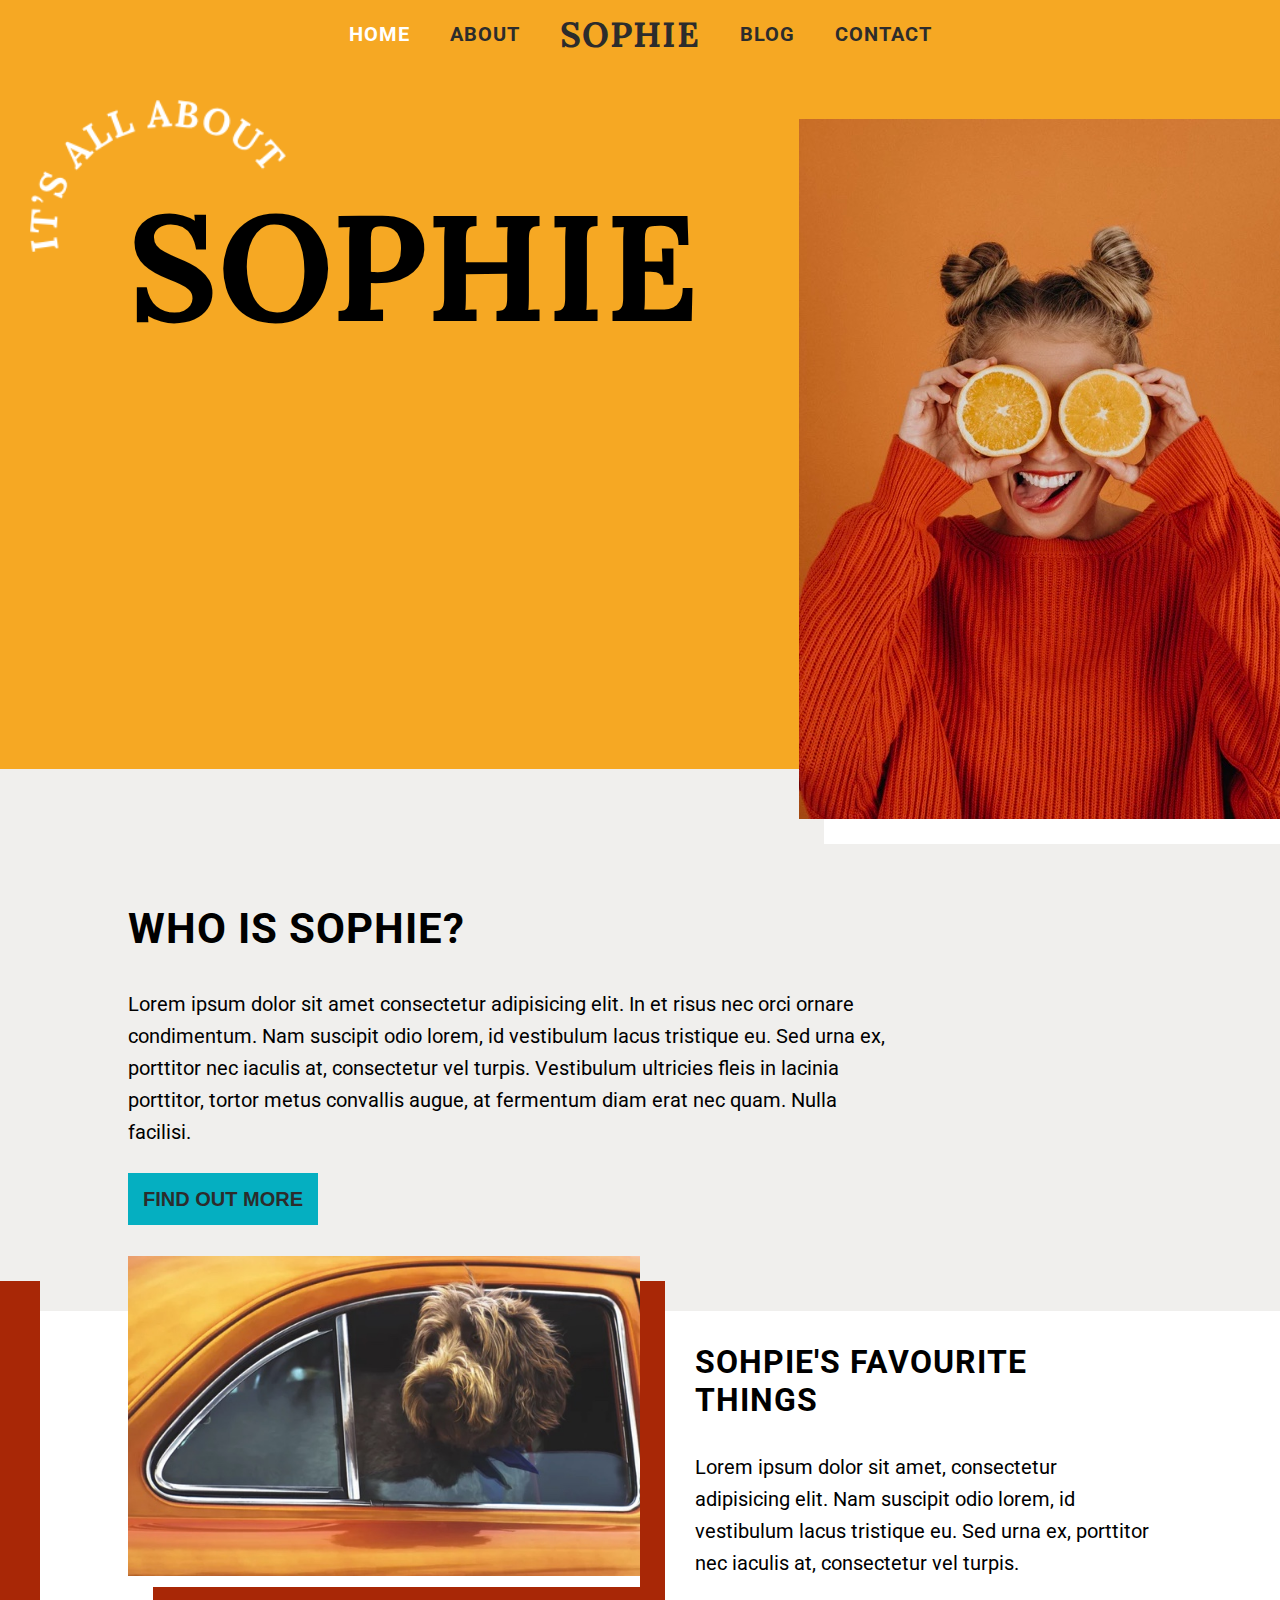
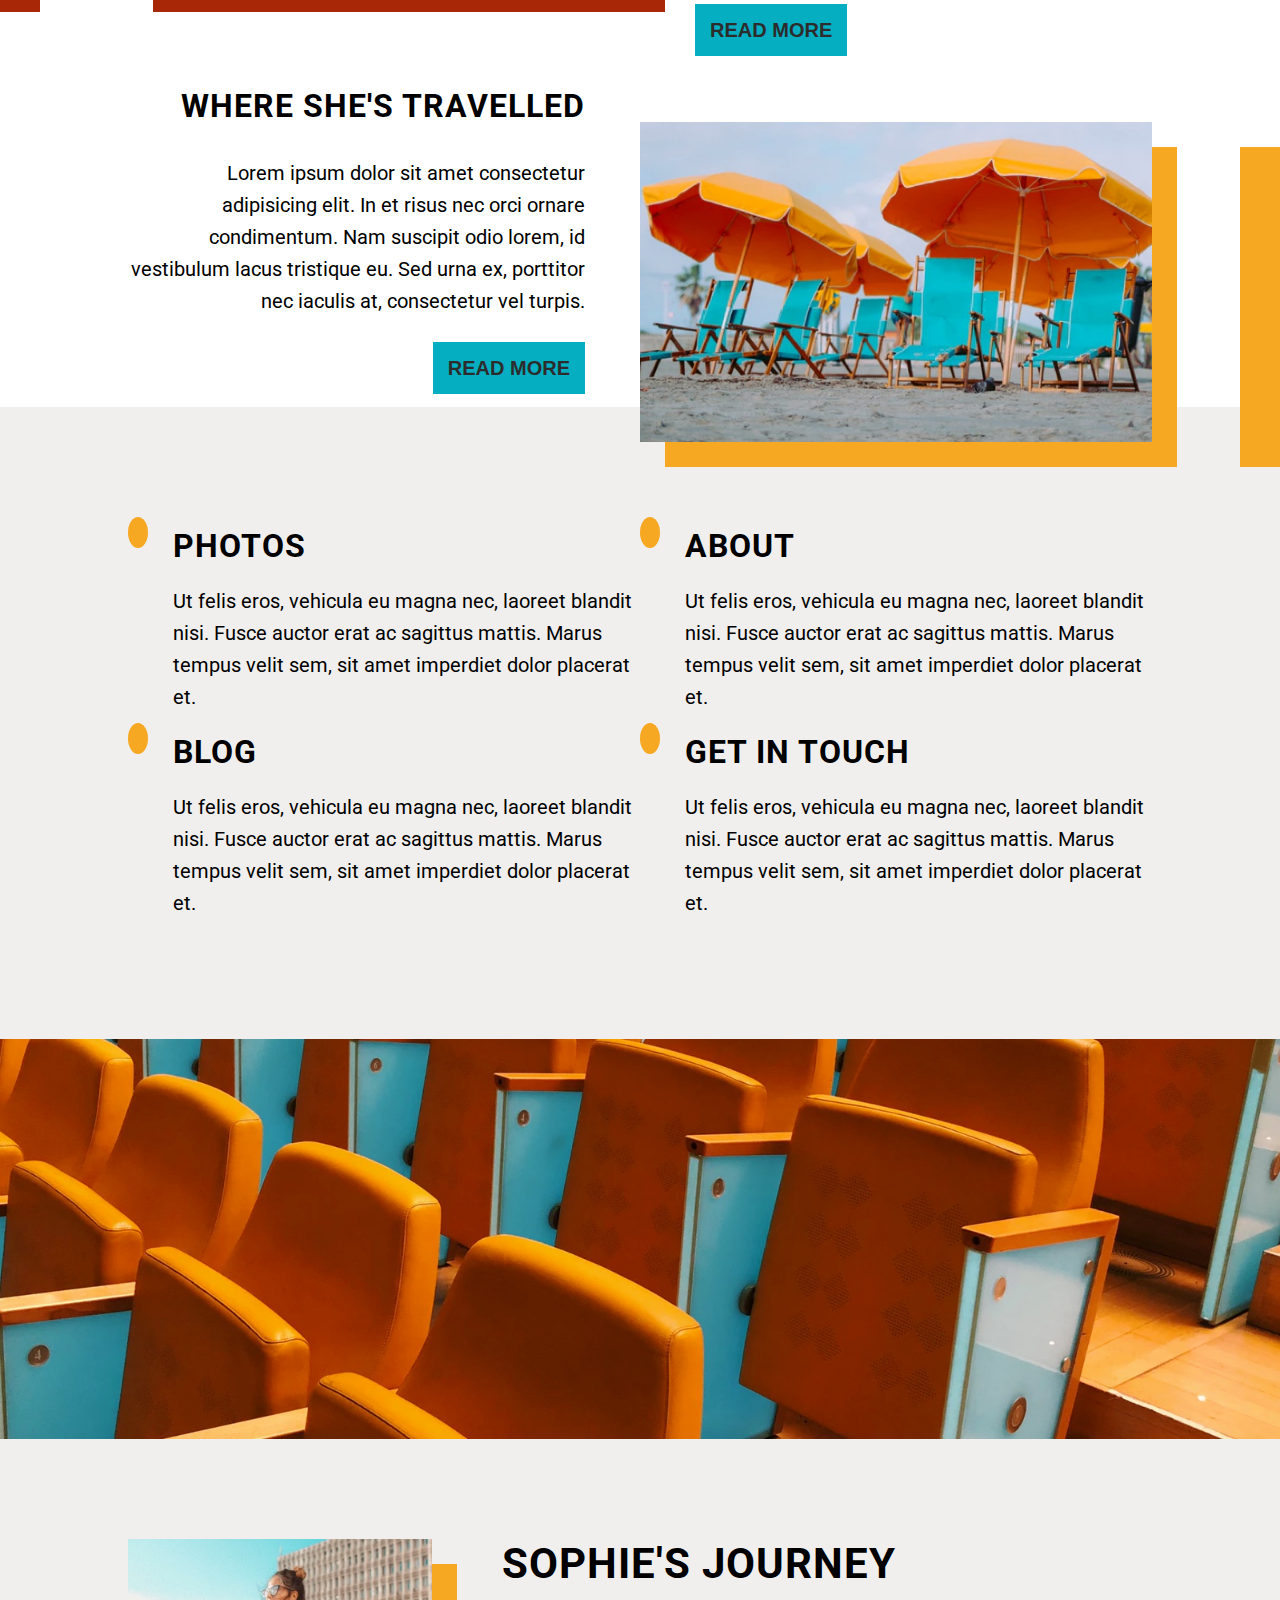
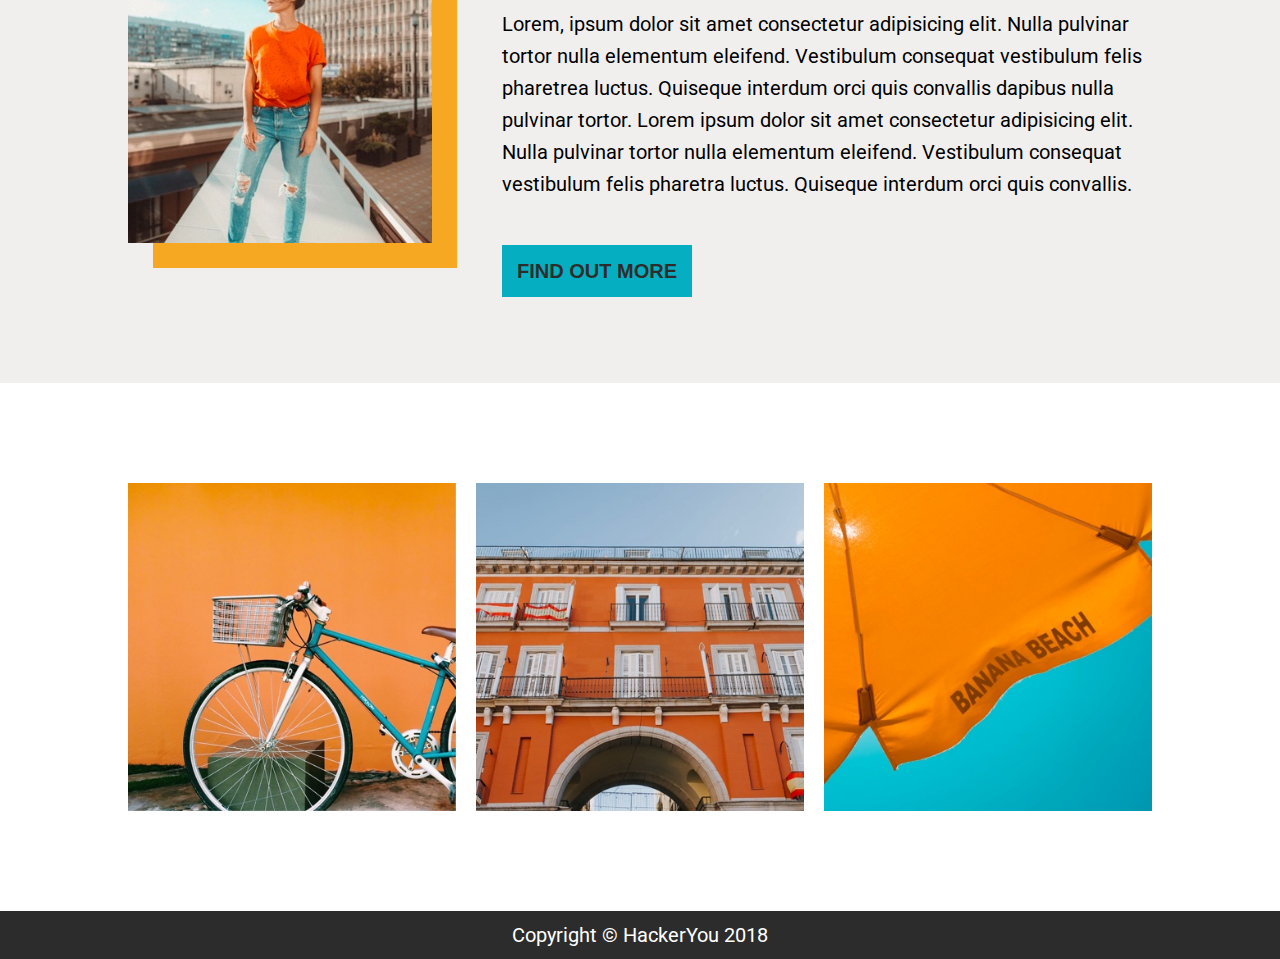
<file: index.html>
<!DOCTYPE html>
<html lang="en">
<head>
    <meta charset="UTF-8">
    <meta name="viewport" content="width=device-width, initial-scale=1.0">
    <meta http-equiv="X-UA-Compatible" content="ie=edge">
    <link rel="stylesheet" href="styles/style.css">
    <link href="https://fonts.googleapis.com/css?family=Lora:400,700|Roboto:400,700" rel="stylesheet">
    <link rel="stylesheet" href="https://use.fontawesome.com/releases/v5.5.0/css/all.css" integrity="sha384-B4dIYHKNBt8Bc12p+WXckhzcICo0wtJAoU8YZTY5qE0Id1GSseTk6S+L3BlXeVIU"
        crossorigin="anonymous">
    <title>Eric Wing's Project 2 - Sophie</title>
</head>
<body>
    <!-- SKIP TO MAIN CONTENT LINK - ACCESSEBILITY IS SUPER IMPORTANT!!! -->
    <a href="#maincontent" class="skip-link">Skip to main content.</a>

   <!-- TOP NAVIGATION MENU SECTION BEGINS -->
    <nav>
        <div class=navFlex>
                <ul class="nav">
                    <li class="nav__item nav__item--active">
                        <a href="#">home</a>
                    </li>
                    <li class="nav__item">
                        <a href="#">about</a>
                    </li>
                    <li class="nav__item nav__item--focus">
                        <a href="#">sophie</a></li>
                    <li class="nav__item">
                        <a href="blog.html">blog</a>
                    </li>
                    <li class="nav__item">
                        <a href="contact.html">contact</a>
                    </li>
                </ul>
                <!-- HIDDEN NAV DROP DOWN FOR MOBILE/TABLETS -->
                <ul class="menu">
                    <li class="nav__item nav__item--active">
                        <a href="#">home</a>
                    </li>
                    <li class="nav__item">
                        <a href="#">about</a>
                    </li>
                    <li class="nav__item">
                        <a href="blog.html">blog</a>
                    </li>
                    <li class="nav__item">
                        <a href="contact.html">contact</a>
                    </li>
                </ul>
                

            </div>
            <button class="hamburger">&#9776;</button>
            <button class="cross">&#735;</button>
        </nav>
        <!-- TOP NAVIGATION MENU SECTION ENDS -->
      
        <!-- HEADER SECTION BEGINS -->
        <header>
            <div class="header-container main-wrapper">
                <img src="assets/circle-text.png" alt="circle" class="header-container__item--circle-text">
                <h1 class="header-container__item--text">sophie</h1>
                <img src="assets/home-image-1.jpg" alt="Sophie holding to oranges in front of her eyes smiling with her tongue out" class="header-container__item--img">
            </div>
        </header>
    <!-- HEADER SECTION ENDS -->

    <!-- MAIN SECTION BEGINS -->
    <main>
        <section class="description">
            <div class="description-container main-wrapper">
                <h2>who is sophie?</h2>
                <p>Lorem ipsum dolor sit amet consectetur adipisicing elit. In et risus nec orci ornare condimentum. Nam suscipit odio lorem, id vestibulum lacus tristique eu. Sed urna ex, porttitor nec iaculis at, consectetur vel turpis. Vestibulum ultricies fleis in lacinia porttitor, tortor metus convallis augue, at fermentum diam erat nec quam. Nulla facilisi.</p>
                <div class="find-out-item">
                    <a href="#" id="maincontent" class="find-out-button">find out more</a>
                </div>
            </div>
        </section>
        <!-- MAIN SECTION ENDS -->

        <!-- GRID SECTION WITH TEXT AND IMAGES BEGIN -->
        <section class="grid-container">
        <div class="main-wrapper">
            <div class="grid-container__row-1">
                <div class="grid-container__row-1--item grid-container__row-1--image-1">
                    <img src="assets/home-image-2.jpg" alt="dog looking out an organge car window">
                </div>
                <div class="grid-container__row-1--item">
                    <h3>sohpie's favourite things</h3>
                    <p>Lorem ipsum dolor sit amet, consectetur adipisicing elit. Nam suscipit odio lorem, id vestibulum lacus tristique eu. Sed urna ex, porttitor nec iaculis at, consectetur vel turpis.</p>
                    <div class="read-more-item">
                        <a href="#" class="read-more">read more</a>
                    </div>
                </div>
            </div>
            <div class="grid-container__row-2">
                <div class="grid-container__row-2--item">
                    <h3 class="grid-container__row-2--title">where she's travelled</h3>
                    <p>Lorem ipsum dolor sit amet consectetur adipisicing elit. In et risus nec orci ornare condimentum. Nam suscipit odio lorem, id vestibulum lacus tristique eu. Sed urna ex, porttitor nec iaculis at, consectetur vel turpis.</p>
                    <div class="read-more-item">
                        <a href="#" class="read-more">read more</a>
                    </div>
                </div>
                <div class="grid-container__row-2--item grid-container__row-2--image-2">
                    <img src="assets/home-image-3.jpg" alt="beach with blue chairs and orange umbrellas">
                </div>
            </div>
        </div>
    </section>
        <!--GRID SECTION ENDS -->

    <!-- SERVICES SECTION BEGINS -->
    <section class="services">
    <div class="services-container main-wrapper">
            <div class="services-item">
                <div>
                    <a href="#photos"><i class="fas fa-image services-item__icon"></i></a>
                </div>
                <div class="services-text-cell">
                    <h3 class="services-text-cell__item"><a href="#photos">photos</a></h3>
                    <p class="services-text-cell__item">Ut felis eros, vehicula eu magna nec, laoreet blandit nisi. Fusce auctor erat ac sagittus mattis. Marus tempus velit sem, sit amet imperdiet dolor placerat et.</p>
                </div>
            </div>
            <div class="services-item">
                <div>
                    <a href="#sohpies-journey"><i class="fas fa-user services-item__icon"></i></a>
                </div>
                <div class="services-text-cell">
                    <h3 class="services-text-cell__item"><a href="#sohpies-journey">about</a></h3>
                    <p class="services-text-cell__item">Ut felis eros, vehicula eu magna nec, laoreet blandit nisi. Fusce auctor erat ac sagittus mattis. Marus tempus velit sem, sit amet imperdiet dolor placerat et.</p>
                </div>
            </div>
            <div class="services-item">
                <div>
                    <a href="blog.html"><i class="fas fa-desktop services-item__icon"></i></a>
                </div>
                <div class="services-text-cell">
                    <h3 class="services-text-cell__item"><a href="blog.html">blog</a></h3>
                    <p class="services-text-cell__item">Ut felis eros, vehicula eu magna nec, laoreet blandit nisi. Fusce auctor erat ac sagittus mattis. Marus tempus velit sem, sit amet imperdiet dolor placerat et.</p>
                </div>
            </div>
            <div class="services-item">
                <div>
                    <a href="contact.html"><i class="fas fa-phone services-item__icon"></i></a>
                </div>
                <div class="services-text-cell">
                    <h3 class="services-text-cell__item"><a href="contact.html">get in touch</a></h3>
                    <p class="services-text-cell__item">Ut felis eros, vehicula eu magna nec, laoreet blandit nisi. Fusce auctor erat ac sagittus mattis. Marus tempus velit sem, sit amet imperdiet dolor placerat et.</p>
                </div>
            </div>
        </div>
        </section>
        <!-- SERVICES SECTION ENDS -->

        <!-- BOTTOM BANNER SECTION BEGINS -->
        <section class="bottom-banner">
            <img src="assets/home-image-4.jpg" alt="orange stadium chairs">
        </section>
        <!-- BOTTOM BANNER SECTION ENDS -->

        <!-- JOURNEY SECTION BEGINS -->
        <section class="journey">

            <div class="journey-container main-wrapper">

                <img src="assets/home-image-5.jpg" alt="woman wearing orange shirt with jeans and sunglasses posing outside" class="journey-container__image">
                
                <div class="journey-container__text">
                    <h2 id="sohpies-journey">sophie's journey</h2>
                    <p>Lorem, ipsum dolor sit amet consectetur adipisicing elit. Nulla pulvinar tortor nulla elementum eleifend. Vestibulum consequat vestibulum felis pharetrea luctus. Quiseque interdum orci quis convallis dapibus nulla pulvinar tortor. Lorem ipsum dolor sit amet consectetur adipisicing elit. Nulla pulvinar tortor nulla elementum eleifend. Vestibulum consequat vestibulum felis pharetra luctus. Quiseque interdum orci quis convallis.</p>
                    <div class="find-out-item">
                        <a href="#" class="find-out-button">find out more</a>
                    </div>
                </div>
            </div>
        </section>
        <!-- JOURNEY SECTION ENDS -->

        <!-- BOTTOM GALLERY SECTION BEGINS -->
        <section class="gallery" id="photos">

            <div class="gallery-container main-wrapper">
                <div class="gallery-container__image">
                    <img src="assets/home-image-6.jpg" alt="bike in front of an orange wall">
                </div>
                <div class="gallery-container__image">
                    <img src="assets/home-image-7.jpg" alt="orange building with white windows">
                </div>
                <div class="gallery-container__image">
                    <img src="assets/home-image-8.jpg" alt="orange beach umbrella with the words 'banana beach printed on it'">
                </div>

            </div>
        </section>
        <!-- BOTTOM GALLERY SECTION ENDS -->
    </main>
    <!-- MAIN CONTENT SECTION ENDS -->
    
    <!-- FOOTER SECTION BEGINS -->
    <footer class="footer">
        <p class="footer__content">Copyright &copy; HackerYou 2018</p>
    </footer>
    <!-- FOOTER SECTION ENDS -->
    <script src="https://ajax.googleapis.com/ajax/libs/jquery/3.3.1/jquery.min.js"></script>
    <script>

        // code credit for hamburger nav from author: Glenn Smith @ https://codepen.io/g13nn/pen/eHGEF

        $(document).ready(function () {

                $(".cross").hide();
                $(".menu").hide();
                $(".hamburger").click(function () {
                    $(".menu").slideToggle("slow", function () {
                        $(".hamburger").hide();
                        $(".cross").show();
                    });
                });

                $(".cross").click(function () {
                    $(".menu").slideToggle("slow", function () {
                        $(".cross").hide();
                        $(".hamburger").show();
                    });
                });

            });
    </script>
</body>
</html>
</file>
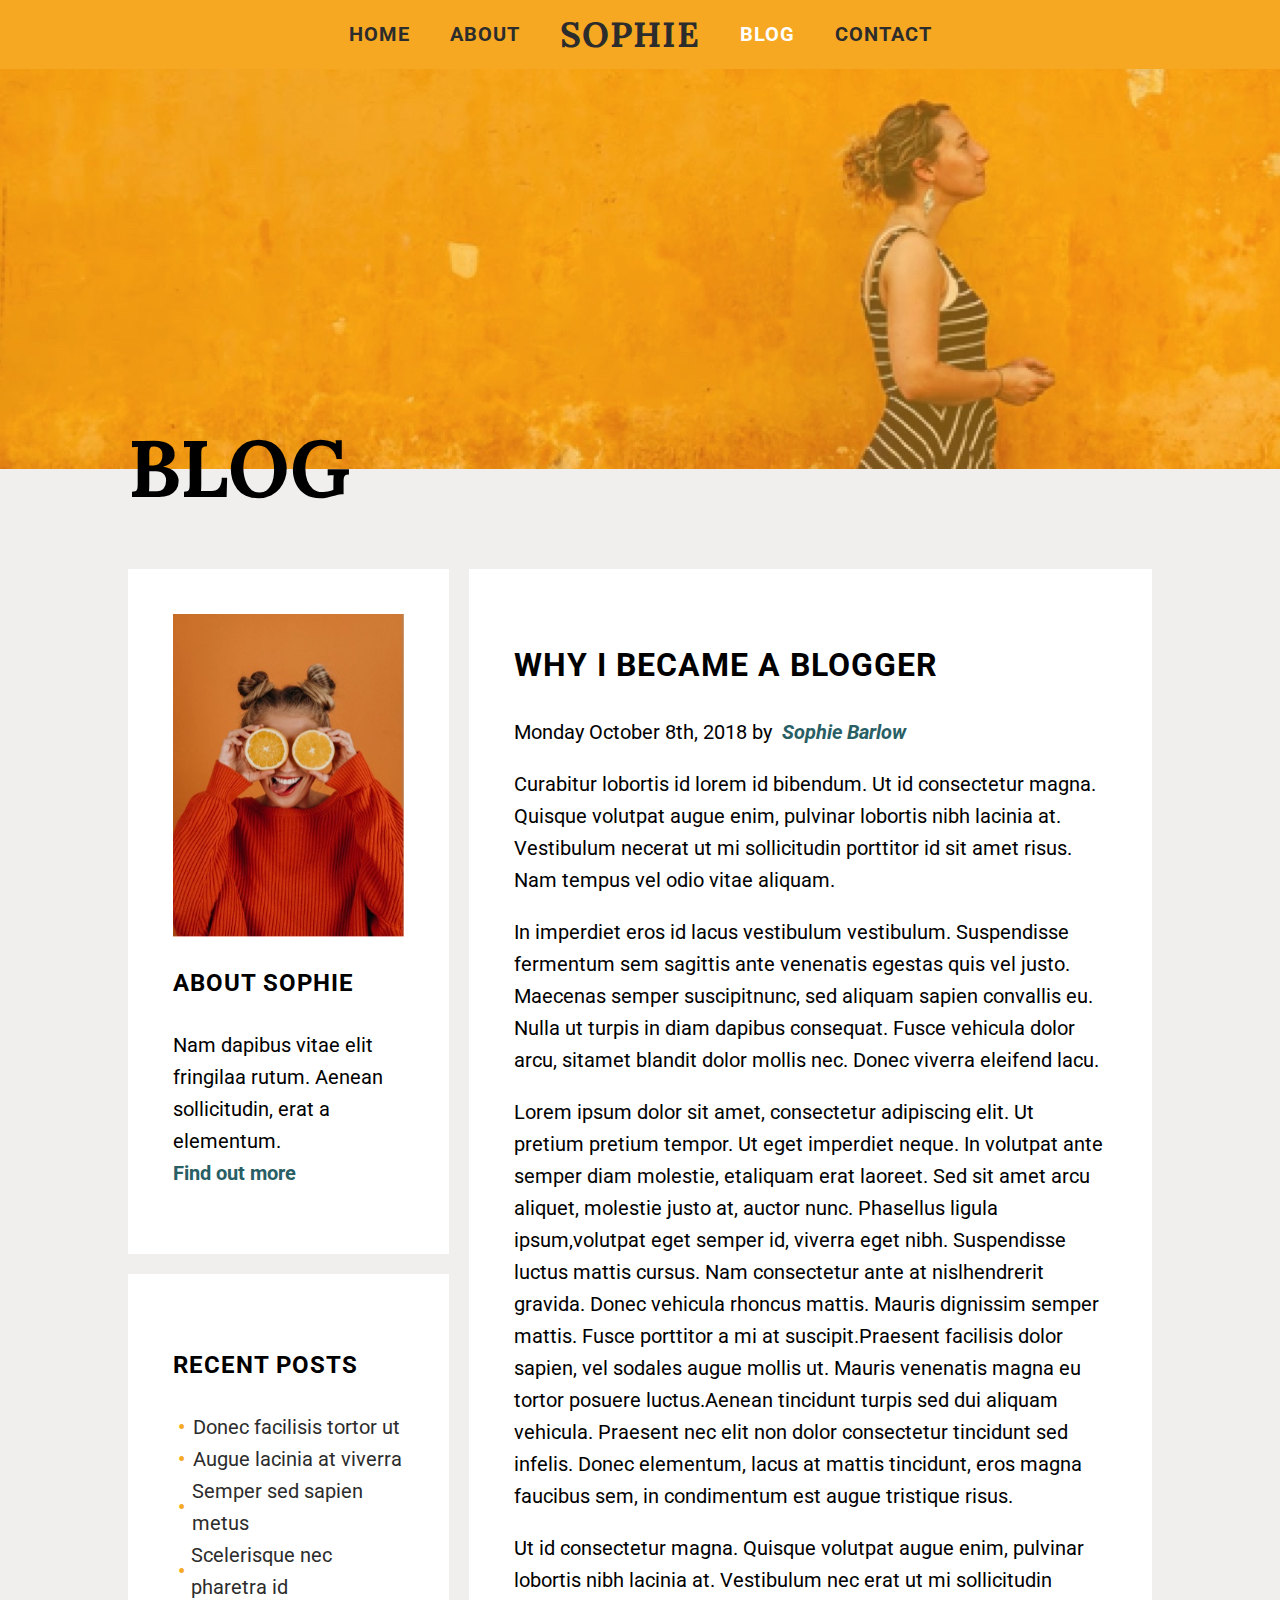
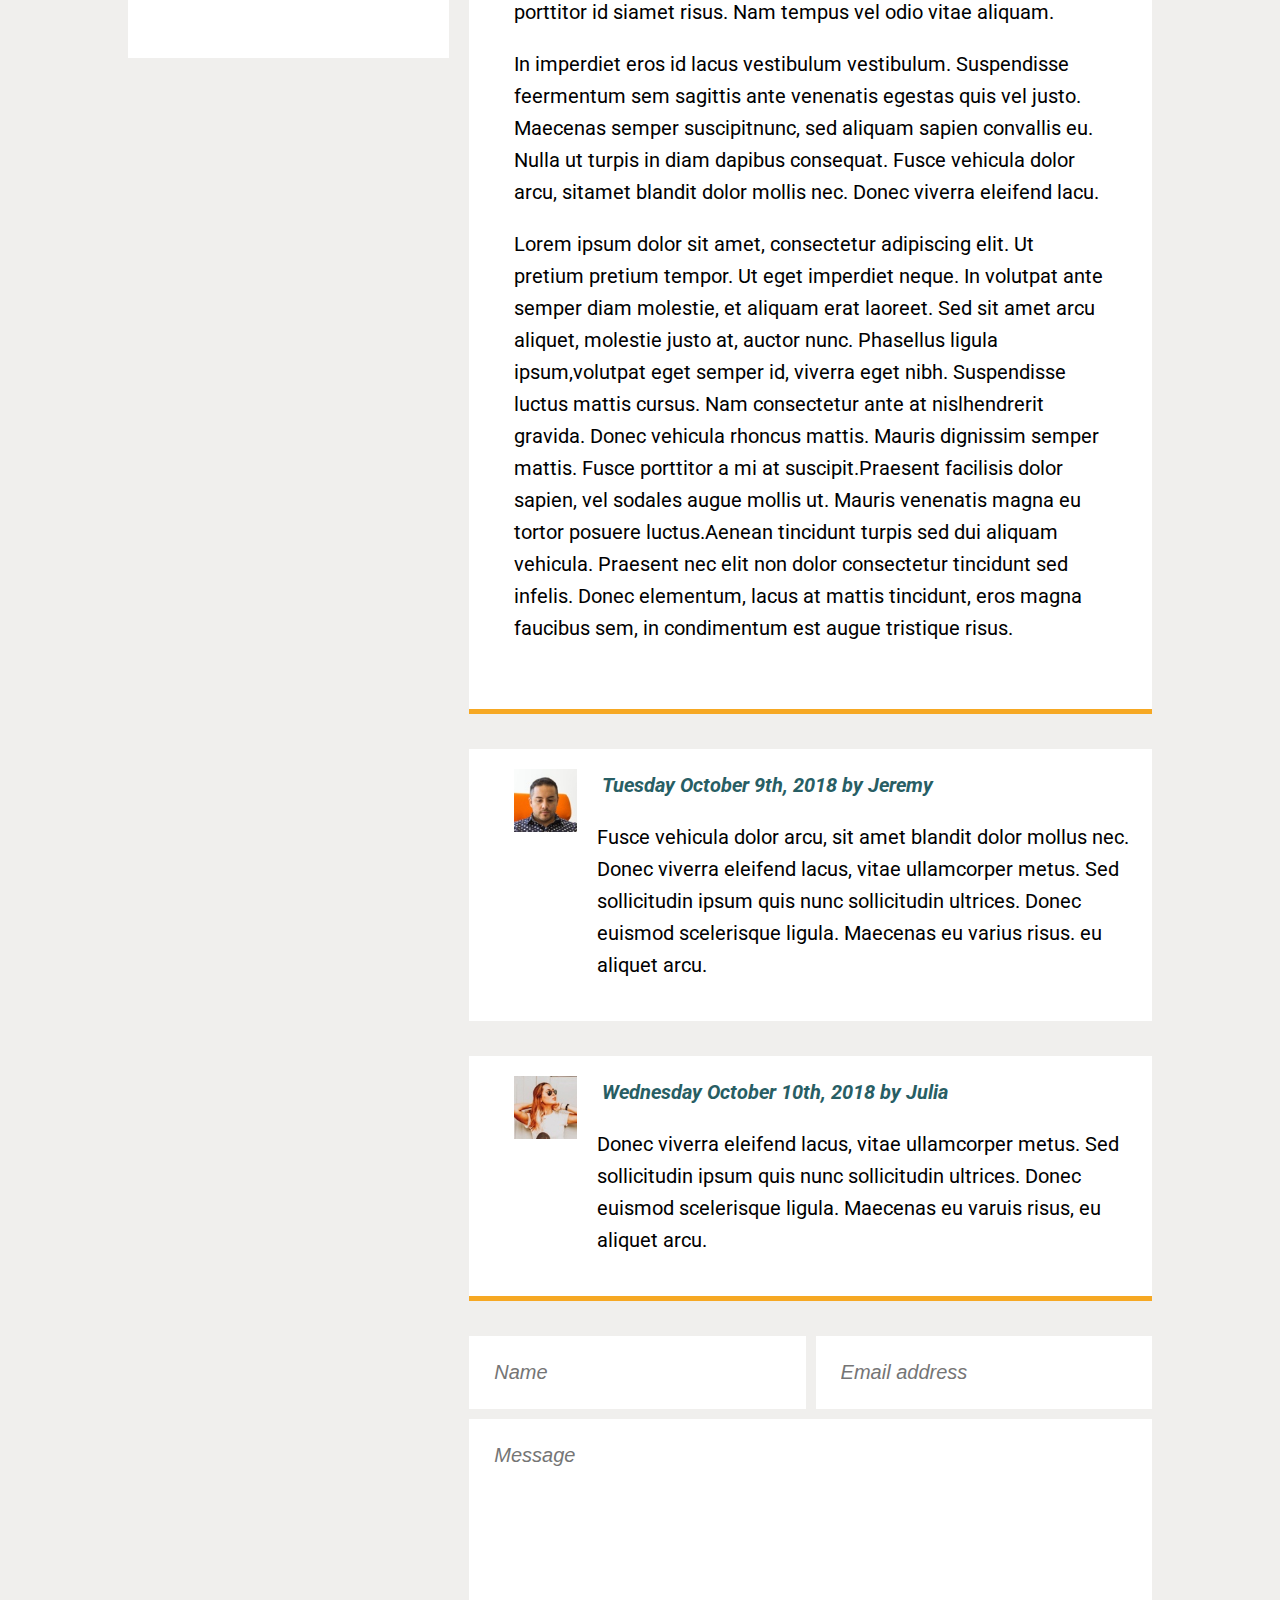
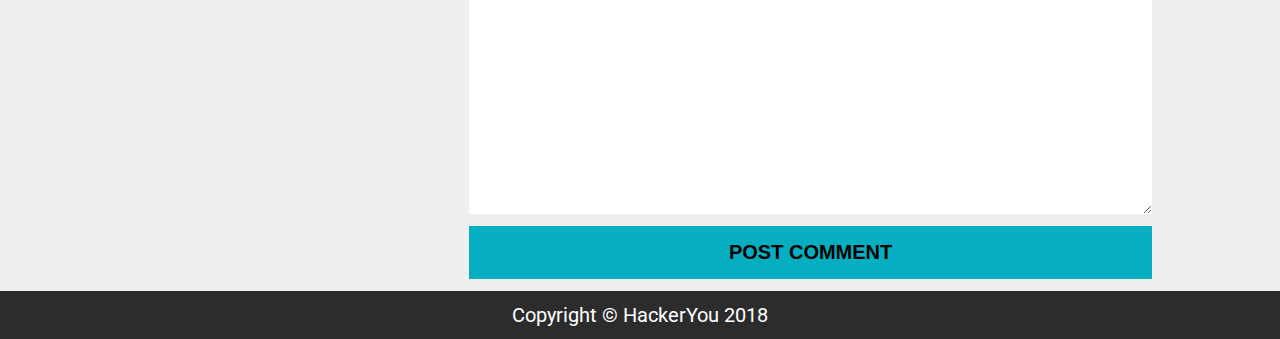
<file: blog.html>
<!DOCTYPE html>
<html lang="en">
<head>
    <meta charset="UTF-8">
    <meta name="viewport" content="width=device-width, initial-scale=1.0">
    <meta http-equiv="X-UA-Compatible" content="ie=edge">
    <link rel="stylesheet" href="styles/style.css">
    <link href="https://fonts.googleapis.com/css?family=Lora:400,700|Roboto:400,700" rel="stylesheet">
    <link rel="stylesheet" href="https://use.fontawesome.com/releases/v5.5.0/css/all.css" integrity="sha384-B4dIYHKNBt8Bc12p+WXckhzcICo0wtJAoU8YZTY5qE0Id1GSseTk6S+L3BlXeVIU" crossorigin="anonymous">
    <title>Sofie's Blog Page</title>
</head>
<body>
    <!-- SKIP TO MAIN CONTENT LINK - ACCESSEBILITY IS SUPER IMPORTANT!!! -->
    <a href="#maincontent" class="skip-link">Skip to main content.</a>

            <!-- NAVIGATION SECTION BEGINS -->
            <nav>
                <div class=navFlex>
                    <ul class="nav">
                        <li class="nav__item">
                            <a href="index.html">home</a>
                        </li>
                        <li class="nav__item">
                            <a href="#">about</a>
                        </li>
                        <li class="nav__item nav__item--focus">
                            <a href="index.html">sophie</a></li>
                        <li class="nav__item nav__item--active">
                            <a href="blog.html">blog</a>
                        </li>
                        <li class="nav__item">
                            <a href="contact.html">contact</a>
                        </li>
                    </ul>
                </div>
            </nav>
                <!-- HIDDEN NAV DROP DOWN FOR MOBILE/TABLETS -->
                <ul class="menu">
                    <li class="nav__item nav__item--active">
                        <a href="#">home</a>
                    </li>
                    <li class="nav__item">
                        <a href="#">about</a>
                    </li>
                    <li class="nav__item">
                        <a href="blog.html">blog</a>
                    </li>
                    <li class="nav__item">
                        <a href="contact.html">contact</a>
                    </li>
                </ul>
            <!-- NAVIGATION SECTION ENDS -->
    
        <!-- HEADER CONTENT BEGINS -->
        <header>
                <div class="header-banner-blog">
                    <div class="main-wrapper">
                        <h1 class="header-banner-blog__item">blog</h1>
                    </div>
                </div>
        </header>
        <!-- HEADER CONTENT ENDS -->

        <!-- MAIN CONTENT BEGINS -->
        <main class="blog-content main-wrapper">

            <section class="blog-content__section blog-content__section--aside">
                <div class="aside-content aside-content--about-section">
                    <img src="assets/blog-image-2.jpg" alt="Sophie holding to oranges in front of her eyes smiling with her tongue out">
                    <h4>about sophie</h4>
                    <p class="aside-content__about-section--item">Nam dapibus vitae elit fringilaa rutum. Aenean sollicitudin, erat a elementum. <a href="#">Find out more</a></p>
                </div>
                <div class="aside-content recent-posts">
                    <h4>recent posts</h4>
                    <ul class="aside-content__recent-section">
                        <li class="aside-content__recent-section--item">
                            <a href="#">Donec facilisis tortor ut</a>
                        </li>
                        <li class="aside-content__recent-section--item">
                            <a href="#">Augue lacinia at viverra</a>
                        </li>
                        <li class="aside-content__recent-section--item">
                            <a href="#">Semper sed sapien metus</a>
                        </li>
                        <li class="aside-content__recent-section--item">
                            <a href="#">Scelerisque nec pharetra id</a>
                        </li>
                    </ul>
                </div>
            </section>
            <!-- ASIDE SECTION ENDS -->

            <!-- MAIN BLOG POST BEGINS -->
            <section class="blog-content__section blog-content__section--main">
            <div class="blog-post">
                <h3>why I became a blogger</h3>
                <p>Monday October 8th, 2018 by <span class="italic-navy-text">Sophie Barlow</span></p>  
                <p>Curabitur lobortis id lorem id bibendum. Ut id consectetur magna. Quisque volutpat augue
                enim, pulvinar lobortis nibh lacinia at. Vestibulum necerat ut mi sollicitudin porttitor id sit amet risus. Nam tempus vel odio vitae aliquam.</p>
                <p>In imperdiet eros id lacus vestibulum vestibulum. Suspendisse fermentum sem sagittis ante venenatis egestas quis vel justo. Maecenas semper suscipitnunc, sed aliquam sapien convallis eu. Nulla ut turpis in diam dapibus consequat. Fusce vehicula dolor arcu, sitamet blandit dolor mollis nec. Donec viverra eleifend lacu.</p>
                <p>Lorem ipsum dolor sit amet, consectetur adipiscing elit. Ut pretium pretium tempor. Ut eget imperdiet neque. In volutpat ante semper diam molestie, etaliquam erat laoreet. Sed sit amet arcu aliquet, molestie justo at, auctor nunc. Phasellus ligula ipsum,volutpat eget semper id, viverra eget nibh. Suspendisse luctus mattis cursus. Nam consectetur ante at nislhendrerit gravida. Donec vehicula rhoncus mattis. Mauris dignissim semper mattis. Fusce porttitor a mi at suscipit.Praesent facilisis dolor sapien, vel sodales augue mollis ut. Mauris venenatis magna eu tortor posuere luctus.Aenean tincidunt turpis sed dui aliquam vehicula. Praesent nec elit non dolor consectetur tincidunt sed infelis. Donec elementum, lacus at mattis tincidunt, eros magna faucibus sem, in condimentum est augue tristique risus.</p>
                <p>Ut id consectetur magna. Quisque volutpat augue enim, pulvinar lobortis nibh lacinia at. Vestibulum nec erat ut mi sollicitudin porttitor id siamet risus. Nam tempus vel odio vitae aliquam.</p>
                <p>In imperdiet eros id lacus vestibulum vestibulum. Suspendisse feermentum sem sagittis ante venenatis egestas quis vel justo. Maecenas semper suscipitnunc, sed aliquam sapien convallis eu. Nulla ut turpis in diam dapibus consequat. Fusce vehicula dolor arcu, sitamet blandit dolor mollis nec. Donec viverra eleifend lacu.</p>
                <p>Lorem ipsum dolor sit amet, consectetur adipiscing elit. Ut pretium pretium tempor. Ut eget imperdiet neque. In volutpat ante semper diam molestie, et aliquam erat laoreet. Sed sit amet arcu aliquet, molestie justo at, auctor nunc. Phasellus ligula ipsum,volutpat eget semper id, viverra eget nibh. Suspendisse luctus mattis cursus. Nam consectetur ante at nislhendrerit gravida. Donec vehicula rhoncus mattis. Mauris dignissim semper mattis. Fusce porttitor a mi at suscipit.Praesent facilisis dolor sapien, vel sodales augue mollis ut. Mauris venenatis magna eu tortor posuere luctus.Aenean tincidunt turpis sed dui aliquam vehicula. Praesent nec elit non dolor consectetur tincidunt sed infelis. Donec elementum, lacus at mattis tincidunt, eros magna faucibus sem, in condimentum est augue tristique risus.</p>
            </div>    
            
            <div class="blog-reply">
                <div class="blog-reply__section">
                    <div class="blog-reply__section--image">
                        <img src="assets/blog-image-3.jpg" alt="close up of man with orange background">
                    </div>
                    <div class="blog-reply__section--text">
                        <p class="italic-navy-text">Tuesday October 9th, 2018 by Jeremy</p>
                        <p>Fusce vehicula dolor arcu, sit amet blandit dolor mollus nec. Donec viverra eleifend lacus, vitae ullamcorper metus. Sed sollicitudin ipsum quis nunc sollicitudin ultrices. Donec euismod scelerisque ligula. Maecenas eu varius risus. eu aliquet arcu.</p>
                    </div>
                </div>
                <div class="blog-reply__section">
                    <div class="blog-reply__section--image">
                        <img src="assets/blog-image-4.jpg" alt="woman with orange hair in sunglasses posing with her hands to her hair">
                    </div>
                    <div class="blog-reply__section--text">
                        <p class="italic-navy-text">Wednesday October 10th, 2018 by Julia</p>
                        <p>Donec viverra eleifend lacus, vitae ullamcorper metus. Sed sollicitudin ipsum quis nunc sollicitudin ultrices. Donec euismod scelerisque ligula. Maecenas eu varuis risus, eu aliquet arcu.</p>
                    </div>
                </div>
            </div>    
                
                
                <!-- FORM SECTION BEGINS -->
                <form action="sendEmail.php" method="POST" class="form" autocomplete="off" name="myForm">
                    <div class="form__item">
                        <label for="Name" class="visuallyhidden" id="maincontent">Name</label>
                        <input type="text" class="form__item--item" name="firstName" required="true" placeholder="Name">
                        <label for="email" class="visuallyhidden">Email Address</label>
                        <input type="email" class="form__item--item" name="emailAddress" required="true" placeholder="Email address">
                    </div>
                    <label for="Comment" class="visuallyhidden">Comment</label>
                    <textarea class="form__item" name="Message" placeholder="Message" required="true" rows="15"></textarea>
                        <!-- initial cols="30" rows="10" -->
                   <input class="form__item" type="submit" value="POST COMMENT">
                </form>
                <!-- </div> -->
            </section>
        
        </main>
        <!-- MAIN CONTENT ENDS -->














    <!-- FOOTER SECTION BEGINS -->
    <footer class="footer">
        <p class="footer__content">Copyright &copy; HackerYou 2018</p>
    </footer>
    <!-- FOOTER SECTION ENDS -->
        <script src="https://ajax.googleapis.com/ajax/libs/jquery/3.3.1/jquery.min.js"></script>
        <script>

            // code credit for hamburger nav from author: Glenn Smith @ https://codepen.io/g13nn/pen/eHGEF

            $(document).ready(function () {

                $(".cross").hide();
                $(".menu").hide();
                $(".hamburger").click(function () {
                    $(".menu").slideToggle("slow", function () {
                        $(".hamburger").hide();
                        $(".cross").show();
                    });
                });

                $(".cross").click(function () {
                    $(".menu").slideToggle("slow", function () {
                        $(".cross").hide();
                        $(".hamburger").show();
                    });
                });

            });


        </script>
</body>
</html>
</file>
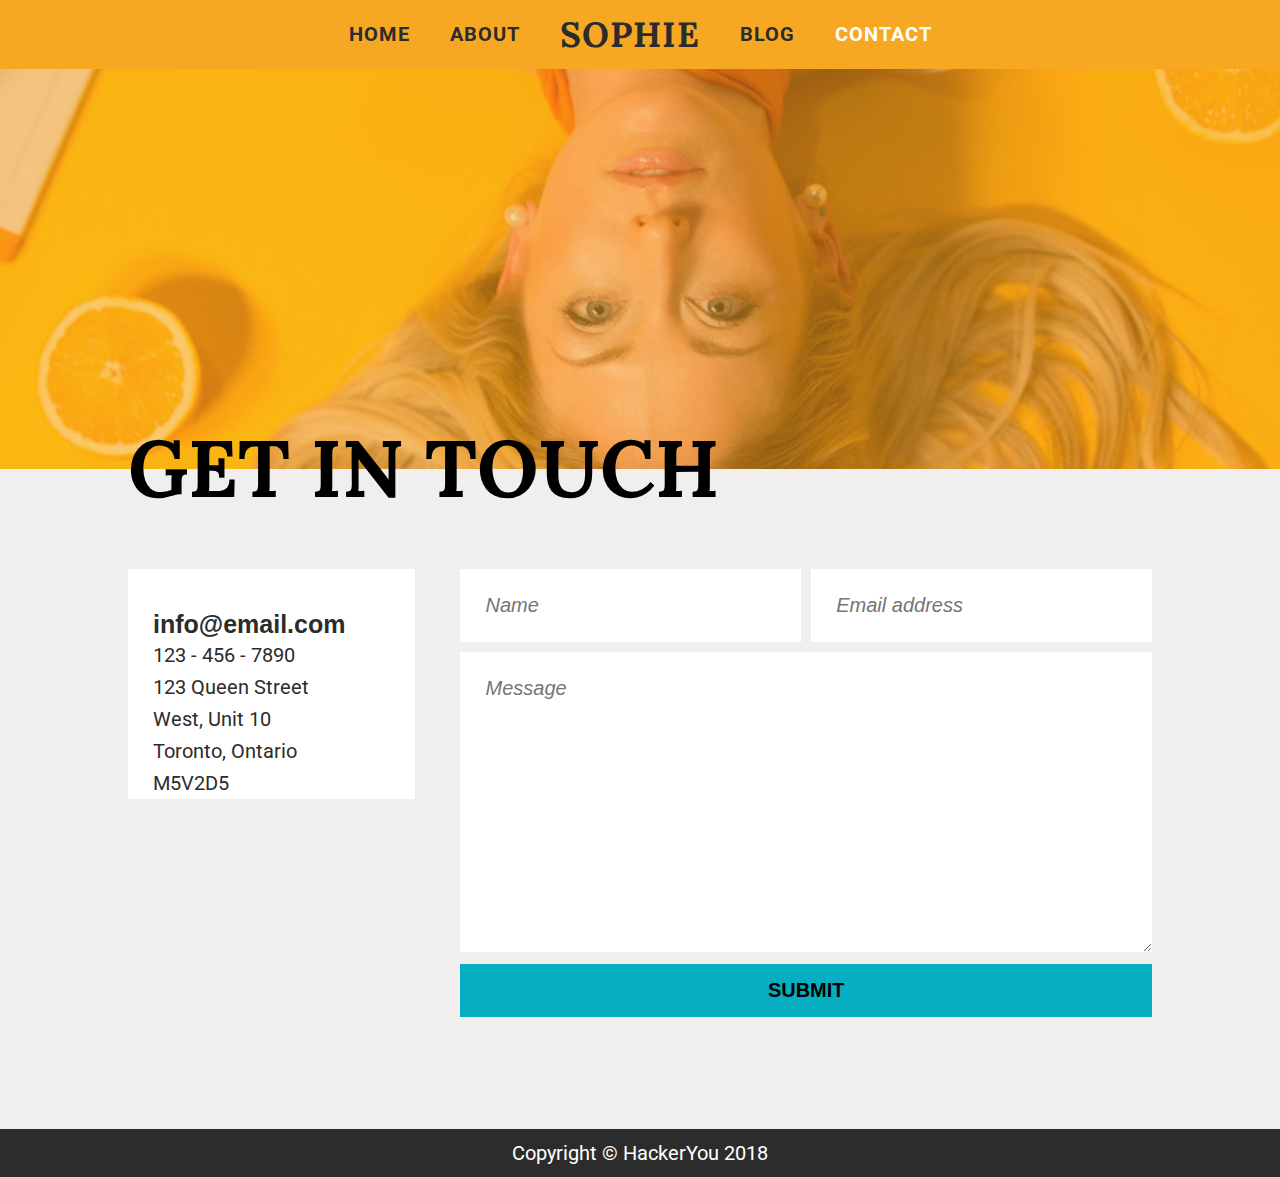
<file: contact.html>
<!DOCTYPE html>
<html lang="en">
<head>
    <meta charset="UTF-8">
    <meta name="viewport" content="width=device-width, initial-scale=1.0">
    <meta http-equiv="X-UA-Compatible" content="ie=edge">
    <link rel="stylesheet" href="styles/style.css">
    <link href="https://fonts.googleapis.com/css?family=Lora:400,700|Roboto:400,700" rel="stylesheet">
    <link rel="stylesheet" href="https://use.fontawesome.com/releases/v5.5.0/css/all.css" integrity="sha384-B4dIYHKNBt8Bc12p+WXckhzcICo0wtJAoU8YZTY5qE0Id1GSseTk6S+L3BlXeVIU"
    crossorigin="anonymous">
    <title>Sophie's Contact Page</title>
</head>
<body>
    <!-- SKIP TO MAIN CONTENT LINK - ACCESSEBILITY IS SUPER IMPORTANT!!! -->
    <a href="#maincontent" class="skip-link">Skip to main content.</a>

        <!-- NAVIGATION SECTION BEGINS -->
        <nav>
            <div class=navFlex>
                <ul class="nav">
                    <li class="nav__item">
                        <a href="index.html">home</a>
                    </li>
                    <li class="nav__item">
                        <a href="#">about</a>
                    </li>
                    <li class="nav__item nav__item--focus">
                        <a href="index.html">sophie</a></li>
                    <li class="nav__item">
                        <a href="blog.html">blog</a>
                    </li>
                    <li class="nav__item nav__item--active">
                        <a href="contact.html">contact</a>
                    </li>
                </ul>
                <!-- HIDDEN NAV DROP DOWN FOR MOBILE/TABLETS -->
                <ul class="menu">
                    <li class="nav__item nav__item--active">
                        <a href="#">home</a>
                    </li>
                    <li class="nav__item">
                        <a href="#">about</a>
                    </li>
                    <li class="nav__item">
                        <a href="blog.html">blog</a>
                    </li>
                    <li class="nav__item">
                        <a href="contact.html">contact</a>
                    </li>
                </ul>
            </div>
        </nav>
        <!-- NAVIGATION SECTION ENDS -->
    
        <!-- HEADER CONTENT BEGINS -->
        <header>
            <div class="header-banner-contact">
                <div class="main-wrapper">
                    <h1 class="header-banner-contact__item">get in touch</h1>
                </div>
            </div>
        </header>
        <!-- HEADER CONTENT ENDS -->

        <!-- MAIN CONTENT BEGINS -->
        <main class="main-wrapper contact">

            <section>
                <div class="contact__info">
                    <div class="socials">
                        <ul class="social-icons">
                            <li class="social-icons__icon">
                                <a href="#" target=“_blank”><i class="fab fa-facebook-f" title="Add me on Facebook!"></i></a>
                            </li>
                            <li class="social-icons__icon">
                                <a href="#" target=“_blank”><i class="fab fa-twitter" title="Tweet at me!"></i></a>
                            </li>  
                            <li class="social-icons__icon">
                                <a href="#" target=“_blank”><i class="fab fa-linkedin-in" title="Add me on LinkedIn!"></i></a>
                            </li>
                            <li class="social-icons__icon">
                                <a href="#" target=“_blank”><i class="fab fa-instagram" title="Follow me on Instagram!"></i></a>
                            </li>
                        </ul>      
                    </div>
                    <div class="contact-info">
                        <address class="contact-info__list">
                            <a class="contact-info__list--item" href="mailto:info@email.com">info@email.com</a>
                            <p class="contact-info__list--item">123 - 456 - 7890</p>
                            <p class="contact-info__list--item">123 Queen Street West, Unit 10</p>
                            <p class="contact-info__list--item">Toronto, Ontario</p>
                            <p class="contact-info__list--item">M5V2D5</p>
                        </address>
                    </div>
                </div>
            </section>
            <!-- ASIDE CONTENT ENDS-->

            <!-- FORM SECTION BEGINS -->
            <section class="contact__form">
                <form action="sendEmail.php" method="POST" class="form" autocomplete="off" name="myForm">
                    <div class="form__item">
                        <label for="Name" class="visuallyhidden" id="maincontent">Name</label>
                        <input type="text" class="form__item--item" name="firstName" required="true" placeholder="Name">
                        <label for="email" class="visuallyhidden">Email Address</label>
                        <input type="email" class="form__item--item" name="emailAddress" required="true" placeholder="Email address">
                    </div>
                    <label for="Message" class="visuallyhidden">Message</label>
                    <textarea class="contact__form--text-area" name="Message" placeholder="Message" required="true"></textarea> 
                    <!-- initial cols="30" rows="10" -->
                    <input class="form__item" type="submit" value="SUBMIT">
                </form>
            </section>

            <!-- FORM SECTION ENDS -->
        </main>







    <!-- FOOTER SECTION BEGINS -->
    <footer class="footer">
        <p class="footer__content">Copyright &copy; HackerYou 2018</p>
    </footer>
    <!-- FOOTER SECTION ENDS -->
        <script src="https://ajax.googleapis.com/ajax/libs/jquery/3.3.1/jquery.min.js"></script>
        <script>

            // code credit for hamburger nav from author: Glenn Smith @ https://codepen.io/g13nn/pen/eHGEF

            $(document).ready(function () {

                $(".cross").hide();
                $(".menu").hide();
                $(".hamburger").click(function () {
                    $(".menu").slideToggle("slow", function () {
                        $(".hamburger").hide();
                        $(".cross").show();
                    });
                });

                $(".cross").click(function () {
                    $(".menu").slideToggle("slow", function () {
                        $(".cross").hide();
                        $(".hamburger").show();
                    });
                });

            });


        </script>
</body>
</html>
</file>
<file: styles/style.css>
/*GENERAL STYLES*/
article, aside, details, figcaption, figure, footer, header, hgroup, nav, section, summary {
  display: block; }

audio, canvas, video {
  display: inline-block; }

audio:not([controls]) {
  display: none;
  height: 0; }

[hidden] {
  display: none; }

html {
  font-family: sans-serif;
  -webkit-text-size-adjust: 100%;
  -ms-text-size-adjust: 100%; }

a:focus {
  outline: thin dotted; }

a:active, a:hover {
  outline: 0; }

h1 {
  font-size: 2em; }

abbr[title] {
  border-bottom: 1px dotted; }

b, strong {
  font-weight: 700; }

dfn {
  font-style: italic; }

mark {
  background: #ff0;
  color: #000; }

code, kbd, pre, samp {
  font-family: monospace, serif;
  font-size: 1em; }

pre {
  white-space: pre-wrap;
  word-wrap: break-word; }

q {
  quotes: \201C \201D \2018 \2019; }

small {
  font-size: 80%; }

sub, sup {
  font-size: 75%;
  line-height: 0;
  position: relative;
  vertical-align: baseline; }

sup {
  top: -.5em; }

sub {
  bottom: -.25em; }

img {
  border: 0; }

svg:not(:root) {
  overflow: hidden; }

fieldset {
  border: 1px solid silver;
  margin: 0 2px;
  padding: .35em .625em .75em; }

button, input, select, textarea {
  font-family: inherit;
  font-size: 100%;
  margin: 0; }

button, input {
  line-height: normal; }

button, html input[type=button], input[type=reset], input[type=submit] {
  -webkit-appearance: button;
  cursor: pointer; }

button[disabled], input[disabled] {
  cursor: default; }

input[type=checkbox], input[type=radio] {
  -webkit-box-sizing: border-box;
  box-sizing: border-box;
  padding: 0; }

input[type=search] {
  -webkit-appearance: textfield;
  -moz-box-sizing: content-box;
  -webkit-box-sizing: content-box;
  box-sizing: content-box; }

input[type=search]::-webkit-search-cancel-button, input[type=search]::-webkit-search-decoration {
  -webkit-appearance: none; }

textarea {
  overflow: auto;
  vertical-align: top; }

table {
  border-collapse: collapse;
  border-spacing: 0; }

body, figure {
  margin: 0; }

legend, button::-moz-focus-inner, input::-moz-focus-inner {
  border: 0;
  padding: 0; }

.clearfix:after {
  visibility: hidden;
  display: block;
  font-size: 0;
  content: '';
  clear: both;
  height: 0; }

* {
  -moz-box-sizing: border-box;
  -webkit-box-sizing: border-box;
  box-sizing: border-box; }

html {
  font-size: 62.5%; }

body {
  margin: 0 auto;
  background: #f0efed; }

h1 {
  font-family: "Lora", serif;
  text-transform: uppercase;
  font-weight: bold;
  line-height: font-size(92);
  font-size: 80px;
  font-size: 8rem; }

h2 {
  font-family: "Roboto", sans-serif;
  text-transform: uppercase;
  font-weight: bold;
  letter-spacing: 1px;
  font-size: 42px;
  font-size: 4.2rem; }

h3 {
  font-family: "Roboto", sans-serif;
  text-transform: uppercase;
  font-weight: bold;
  letter-spacing: 1px;
  font-size: 32px;
  font-size: 3.2rem; }

h4 {
  font-family: "Roboto", sans-serif;
  text-transform: uppercase;
  font-weight: bold;
  letter-spacing: 1px;
  font-size: 24px;
  font-size: 2.4rem; }

p {
  font-family: "Roboto", sans-serif;
  line-height: 32px;
  font-size: 20px;
  font-size: 2rem; }

.main-wrapper {
  max-width: 1280px;
  margin: 0 auto;
  width: 85%; }

img {
  display: block;
  max-width: 100%; }

a {
  text-decoration: none;
  text-transform: uppercase; }

.find-out-item,
.read-more-item {
  margin-top: 40px; }

a.find-out-button,
a.read-more {
  background: #05afc1;
  color: #2c2c2c;
  font-weight: bold;
  font-size: 20px;
  font-size: 2rem;
  padding: 15px; }

.form {
  display: -webkit-box;
  display: -ms-flexbox;
  display: flex;
  -webkit-box-orient: vertical;
  -webkit-box-direction: normal;
  -ms-flex-direction: column;
  flex-direction: column; }
  .form__item {
    display: -webkit-box;
    display: -ms-flexbox;
    display: flex; }
    .form__item--item {
      width: 100%; }

.contact__form {
  width: 100%;
  padding-left: 45px; }
  .contact__form--text-area {
    min-height: 300px; }

@media (max-width: 1012px) {
  .main-wrapper {
    width: 95%; }
  .header-banner-contact__item {
    text-align: center; }
  .contact {
    -webkit-box-orient: vertical;
    -webkit-box-direction: normal;
    -ms-flex-direction: column;
    flex-direction: column;
    width: 70%;
    margin: 20px auto; }
  .contact__form {
    padding-left: 0;
    margin: 5px 0; }
  .form__item {
    display: -webkit-box;
    display: -ms-flexbox;
    display: flex;
    -webkit-box-orient: vertical;
    -webkit-box-direction: normal;
    -ms-flex-direction: column;
    flex-direction: column; }
    .form__item--item {
      margin: 5px 0; } }

input[type=text],
input[type=email],
input[type=submit],
textarea {
  border: none;
  padding: 25px;
  font-size: 20px;
  font-size: 2rem; }

input[type=text] {
  margin-right: 10px; }

textarea {
  margin-top: 10px; }

::-webkit-input-placeholder {
  font-style: italic; }

:-ms-input-placeholder {
  font-style: italic; }

::-ms-input-placeholder {
  font-style: italic; }

::placeholder {
  font-style: italic; }

input[type=submit] {
  background: #05afc1;
  font-weight: bold;
  padding: 15px 0;
  margin: 12px 0; }

.visuallyhidden:not(:focus):not(:active) {
  position: absolute;
  width: 1px;
  height: 1px;
  margin: -1px;
  border: 0;
  padding: 0;
  white-space: nowrap;
  -webkit-clip-path: inset(100%);
  clip-path: inset(100%);
  clip: rect(0 0 0 0);
  overflow: hidden; }

@media (max-width: 1280px) {
  .main-wrapper {
    max-width: 1024px; } }

nav {
  background-color: #f6a823;
  display: -webkit-box;
  display: -ms-flexbox;
  display: flex;
  -webkit-box-pack: center;
  -ms-flex-pack: center;
  justify-content: center; }

.nav {
  font-family: "Roboto", sans-serif;
  font-weight: bold;
  text-transform: uppercase;
  line-height: 29px;
  letter-spacing: 1px;
  list-style: none;
  display: -webkit-box;
  display: -ms-flexbox;
  display: flex;
  -webkit-box-align: center;
  -ms-flex-align: center;
  align-items: center;
  margin: 0;
  padding-left: 0px;
  font-size: 20px;
  font-size: 2rem; }
  .nav__item {
    padding: 20px; }
    .nav__item--focus {
      font-family: "Lora", serif;
      font-size: 35px;
      font-size: 3.5rem; }
  .nav__item a {
    text-decoration: none;
    text-transform: uppercase;
    color: #2c2c2c; }
  .nav .nav__item--active a {
    color: #fff; }

.hamburger,
.cross {
  display: none;
  background: none;
  position: absolute;
  top: 0;
  right: 0;
  line-height: 45px;
  border: none;
  padding: 5px 15px 0px 15px;
  color: #2c2c2c;
  font-size: 3.4rem;
  font-weight: bold;
  cursor: pointer;
  outline: none;
  z-index: 10000000000000; }

.cross {
  padding: 7px 15px 0px 15px;
  font-size: 7rem;
  line-height: 65px;
  z-index: 10000000000000; }

.menu {
  z-index: 1000000;
  font-weight: bold;
  width: 100%;
  text-align: center; }

.menu {
  z-index: 1000000;
  font-weight: bold;
  background: #f6a823;
  text-align: center;
  font-size: 20px;
  font-size: 2rem; }

.menu ul {
  margin: 0;
  padding: 0;
  list-style-type: none; }

.menu li {
  display: block;
  padding: 15px 0 15px 0;
  border-bottom: #2c2c2c 1px solid; }

.menu li:hover {
  display: block;
  background: #ffffff;
  padding: 15px; }

.menu ul li a {
  text-decoration: none;
  margin: 0px; }

.menu ul li a:hover {
  color: #a82706;
  text-decoration: none; }

.menu a {
  text-decoration: none;
  color: #2c2c2c; }

.menu a:hover {
  text-decoration: none;
  color: #a82706; }

@media (max-width: 700px) {
  .nav {
    font-size: 15px;
    font-size: 1.5rem; }
    .nav__item {
      padding: 15px; }
      .nav__item--focus {
        font-family: "Lora", serif;
        font-size: 25px;
        font-size: 2.5rem; } }

@media (max-width: 540px) {
  .nav {
    font-size: 10px;
    font-size: 1rem; }
    .nav__item {
      padding: 10px; }
      .nav__item--focus {
        font-family: "Lora", serif;
        font-size: 20px;
        font-size: 2rem; } }

@media (max-width: 540px) {
  .nav {
    display: none; }
  .hamburger,
  .cross {
    display: block; } }

header {
  background-color: #f6a823; }

.header-container {
  display: -webkit-box;
  display: -ms-flexbox;
  display: flex; }
  .header-container__item--circle-text {
    position: absolute;
    width: 20%;
    height: auto;
    left: 30px;
    top: 100px; }
  .header-container__item--text {
    padding-right: 100px;
    font-size: 15rem;
    position: relative; }
  .header-container__item--img {
    -webkit-box-shadow: 25px 25px 0px 0px #fff;
    box-shadow: 25px 25px 0px 0px #fff;
    position: relative;
    top: 50px; }

.header-banner-contact,
.header-banner-blog {
  background-image: url("../assets/contact-image-1.jpg");
  background-position: center;
  background-repeat: no-repeat;
  background-size: cover;
  height: 400px;
  width: 100%;
  display: -webkit-box;
  display: -ms-flexbox;
  display: flex;
  -webkit-box-align: end;
  -ms-flex-align: end;
  align-items: flex-end; }
  .header-banner-contact__item,
  .header-banner-blog__item {
    margin: 0;
    position: relative;
    top: 50px; }

.header-banner-blog {
  background-image: url("../assets/blog-image-1.jpg"); }

@media (max-width: 1220px) {
  .header-container {
    margin: 0 auto;
    -webkit-box-pack: center;
    -ms-flex-pack: center;
    justify-content: center; }
    .header-container__item--circle-text {
      width: 10%;
      height: auto;
      left: 180px;
      top: 110px; }
    .header-container__item--text {
      padding-right: 50px;
      font-size: 120px;
      font-size: 12rem; }
    .header-container__item--img {
      max-height: 300px;
      width: auto; } }

@media (max-width: 1012px) {
  .header-banner-contact,
  .header-banner-blog {
    height: 200px; } }

@media (max-width: 700px) {
  .header-container__item--circle-text {
    width: 10%;
    height: auto;
    left: 50px;
    top: 100px; }
  .header-container__item--text {
    padding-right: 50px;
    font-size: 8rem; }
  .header-container__item--img {
    max-height: 250px;
    width: auto; } }

@media (max-width: 540px) {
  .header-container {
    -webkit-box-orient: vertical;
    -webkit-box-direction: normal;
    -ms-flex-direction: column;
    flex-direction: column;
    justify-items: center; }
    .header-container__item--circle-text {
      width: 20%;
      height: auto;
      left: 0px;
      top: 30px; }
    .header-container__item--text {
      padding-right: 0;
      font-size: 8rem;
      margin-bottom: 0; }
    .header-container__item--img {
      width: 200px;
      margin: 0 auto; } }

.description {
  padding: 100px 0; }

.description-container {
  padding-right: 250px; }

.grid-container {
  background: #fff; }

.grid-container__row-1 {
  display: -webkit-box;
  display: -ms-flexbox;
  display: flex;
  margin-bottom: 45px; }
  .grid-container__row-1--item {
    width: 50%; }
  .grid-container__row-1--item:last-child {
    padding-left: 55px; }
  .grid-container__row-1--image-1 {
    box-shadow: 25px 25px 0px 0px #a82706, -600px 25px 0px 0px #a82706;
    -webkit-box-shadow: 25px 25px 0px 0px #a82706, -600px 25px 0px 0px #a82706;
    -moz-box-shadow: 25px 25px 0px 0px, -600px 25px 0px 0px #a82706;
    position: relative;
    top: -55px; }

.grid-container__row-2 {
  display: -webkit-box;
  display: -ms-flexbox;
  display: flex;
  text-align: right; }
  .grid-container__row-2--item {
    width: 50%; }
  .grid-container__row-2--item:first-child {
    padding-right: 55px; }
  .grid-container__row-2--title {
    margin-top: 0; }
  .grid-container__row-2--image-2 {
    box-shadow: 25px 25px 0px 0px #f6a823, 400px 25px 0px 0px #f6a823;
    -webkit-box-shadow: 25px 25px 0px 0px #f6a823, 600px 25px 0px 0px #f6a823;
    -moz-box-shadow: 25px 25px 0px 0px, 400px 25px 0px 0px #f6a823;
    position: relative;
    top: 35px; }

.services {
  background: #f0efed;
  padding: 120px 0 100px 0; }

.services-container {
  display: -webkit-box;
  display: -ms-flexbox;
  display: flex;
  -ms-flex-wrap: wrap;
  flex-wrap: wrap; }

.services-item {
  -webkit-box-flex: 1;
  -ms-flex: 1 0 auto;
  flex: 1 0 auto;
  width: 50%;
  display: -webkit-box;
  display: -ms-flexbox;
  display: flex; }
  .services-item__icon {
    background: #f6a823;
    padding: 10px;
    border-radius: 50%;
    color: black; }

.services-text-cell {
  padding-left: 25px; }
  .services-text-cell__item a {
    color: black; }
  .services-text-cell__item:first-child {
    margin: 0; }

.bottom-banner {
  display: -webkit-box;
  display: -ms-flexbox;
  display: flex;
  -webkit-box-pack: center;
  -ms-flex-pack: center;
  justify-content: center; }

@media (max-width: 1000px) {
  .description {
    padding: 100px 10px;
    margin: 0 auto; }
  .description-container {
    padding-right: 0;
    text-align: center; } }

@media (max-width: 740px) {
  .services-container {
    -webkit-box-orient: vertical;
    -webkit-box-direction: normal;
    -ms-flex-direction: column;
    flex-direction: column; }
  .services-item {
    width: 90%;
    display: -webkit-box;
    display: -ms-flexbox;
    display: flex;
    justify-items: center;
    margin: 0 auto; }
  .grid-container__row-1 {
    display: -webkit-box;
    display: -ms-flexbox;
    display: flex;
    -webkit-box-orient: vertical;
    -webkit-box-direction: normal;
    -ms-flex-direction: column;
    flex-direction: column;
    margin-bottom: 45px;
    text-align: center; }
    .grid-container__row-1--item {
      width: 90%; }
    .grid-container__row-1--item:last-child {
      padding-left: 55px; }
    .grid-container__row-1--image-1 {
      box-shadow: 25px 25px 0px 0px #a82706, -600px 25px 0px 0px #a82706;
      -webkit-box-shadow: 25px 25px 0px 0px #a82706;
      position: relative;
      top: -55px; }
  .grid-container__row-2 {
    -webkit-box-orient: vertical;
    -webkit-box-direction: normal;
    -ms-flex-direction: column;
    flex-direction: column;
    text-align: center; }
    .grid-container__row-2--item {
      width: 90%; }
    .grid-container__row-2--item:first-child {
      padding: 5px; }
    .grid-container__row-2--image-2 {
      box-shadow: 25px 25px 0px 0px #f6a823, 400px 25px 0px 0px #f6a823;
      -webkit-box-shadow: 25px 25px 0px 0px #f6a823;
      position: relative;
      top: 35px; } }

.journey {
  background: #f0efed; }

.journey-container {
  padding: 100px 0;
  display: -webkit-box;
  display: -ms-flexbox;
  display: flex;
  -webkit-box-align: start;
  -ms-flex-align: start;
  align-items: flex-start; }
  .journey-container__image {
    width: 100%;
    -webkit-box-shadow: 25px 25px 0px 0px #f6a823;
    box-shadow: 25px 25px 0px 0px #f6a823; }
  .journey-container__text {
    display: -webkit-box;
    display: -ms-flexbox;
    display: flex;
    -webkit-box-orient: vertical;
    -webkit-box-direction: normal;
    -ms-flex-direction: column;
    flex-direction: column;
    padding-left: 70px; }
  .journey-container__text h2 {
    margin: 0; }

@media (max-width: 740px) {
  .journey-container {
    padding: 10px;
    padding-top: 30px;
    -webkit-box-orient: vertical;
    -webkit-box-direction: normal;
    -ms-flex-direction: column;
    flex-direction: column;
    -webkit-box-align: start;
    -ms-flex-align: start;
    align-items: flex-start; }
    .journey-container__image {
      width: 50%;
      margin: 0 auto; }
    .journey-container__text {
      padding-left: 0;
      text-align: center; } }

/*  Block */
.gallery {
  background: #fff; }

.gallery-container {
  padding: 100px 0;
  background: #fff;
  display: -webkit-box;
  display: -ms-flexbox;
  display: flex;
  -webkit-box-pack: justify;
  -ms-flex-pack: justify;
  justify-content: space-between; }
  .gallery-container__image {
    padding: 0 10px;
    margin: 0; }
  .gallery-container__image:first-child {
    padding-left: 0; }
  .gallery-container__image:last-child {
    padding-right: 0; }

@media (max-width: 740px) {
  .gallery-container {
    padding: 100px 0;
    -webkit-box-orient: vertical;
    -webkit-box-direction: normal;
    -ms-flex-direction: column;
    flex-direction: column;
    -webkit-box-align: center;
    -ms-flex-align: center;
    align-items: center; }
    .gallery-container__image {
      padding: 5px 0;
      margin: 0; } }

.blog-content {
  margin: 0 auto;
  display: -webkit-box;
  display: -ms-flexbox;
  display: flex;
  padding-top: 100px; }
  .blog-content__section--aside {
    width: 33.33%;
    padding-right: 20px; }
  .blog-content__section--main {
    width: 66.66%; }

.aside-content {
  background: #fff;
  padding: 45px;
  margin-bottom: 20px; }
  .aside-content__about-section--item a {
    display: inline-block;
    text-transform: initial;
    color: #285e64;
    font-weight: bold; }
  .aside-content__recent-section {
    list-style: none;
    padding-left: 5px; }
    .aside-content__recent-section--item {
      display: -webkit-box;
      display: -ms-flexbox;
      display: flex;
      font-family: "Roboto", sans-serif;
      line-height: 32px;
      font-size: 20px;
      font-size: 2rem; }
    .aside-content__recent-section--item::before {
      content: "\2022";
      color: #f6a823;
      font-weight: bold;
      display: inline-block;
      width: 15px;
      display: -webkit-box;
      display: -ms-flexbox;
      display: flex;
      -webkit-box-align: center;
      -ms-flex-align: center;
      align-items: center; }
    .aside-content__recent-section--item a {
      text-transform: initial;
      color: #2c2c2c; }

.blog-post {
  background: white;
  padding: 45px;
  border-bottom: 5px solid #f6a823; }
  .blog-post__text:first-child {
    margin: 0; }
  .blog-post__text:nth-child(2) {
    font-style: italic; }

.italic-navy-text {
  font-style: italic;
  font-weight: bold;
  color: #285e64;
  margin: 5px;
  margin-top: 0; }

.blog-reply__section {
  margin: 35px 0;
  padding: 20px 10px 20px 45px;
  display: -webkit-box;
  display: -ms-flexbox;
  display: flex;
  background: #fff; }
  .blog-reply__section--image {
    width: 10%; }
  .blog-reply__section--text {
    width: 90%;
    padding-left: 20px; }

.blog-reply__section:last-child {
  border-bottom: 5px solid #f6a823; }

@media (max-width: 1012px) {
  .aside-content {
    padding: 20px; }
  .blog-post {
    padding: 20px; } }

@media (max-width: 600px) {
  .blog-content {
    display: initial; }
    .blog-content__section--aside {
      width: 95%;
      padding-right: 20px; }
    .blog-content__section--main {
      width: 95%; }
    .blog-content .blog-content__section--aside {
      padding-right: 0px;
      margin: 0 auto; }
    .blog-content .blog-content__section--main {
      margin: 0 auto; }
    .blog-content .header-banner-blog__item {
      text-align: center; } }

.contact {
  display: -webkit-box;
  display: -ms-flexbox;
  display: flex;
  margin: 100px auto; }
  .contact__info {
    background: #fff;
    padding-left: 25px;
    padding-right: 70px; }

.social-icons {
  list-style-type: none;
  font-size: 25px;
  font-size: 2.5rem;
  display: -webkit-box;
  display: -ms-flexbox;
  display: flex;
  padding-left: 0;
  margin-top: 0;
  /* Element */ }
  .social-icons__icon {
    margin: 8px 0;
    padding: 0 15px; }
  .social-icons__icon:first-child {
    padding-left: 0; }
  .social-icons a {
    color: #f6a823; }

.contact-info__list a {
  text-transform: lowercase;
  font-weight: bold;
  font-size: 25px;
  font-size: 2.5rem;
  padding-bottom: 15px; }

.contact-info__list--item {
  text-decoration: none;
  color: #2c2c2c;
  font-style: normal;
  margin: 0;
  padding: 0; }

@media (max-width: 600px) {
  .contact {
    width: 90%;
    text-align: center; }
    .contact__info {
      padding: 10px 5px; }
  .social-icons {
    -ms-flex-pack: distribute;
    justify-content: space-around; }
    .social-icons__icon {
      font-size: 3.5rem; } }

.footer {
  text-align: center;
  background: #2c2c2c;
  color: #fff; }
  .footer__content {
    padding: 8px;
    margin: 0; }

.skip-link {
  position: absolute;
  left: -1000px;
  top: 5px;
  z-index: 999;
  background: white;
  color: black; }

.skip-link:focus {
  left: 0; }
</file>
